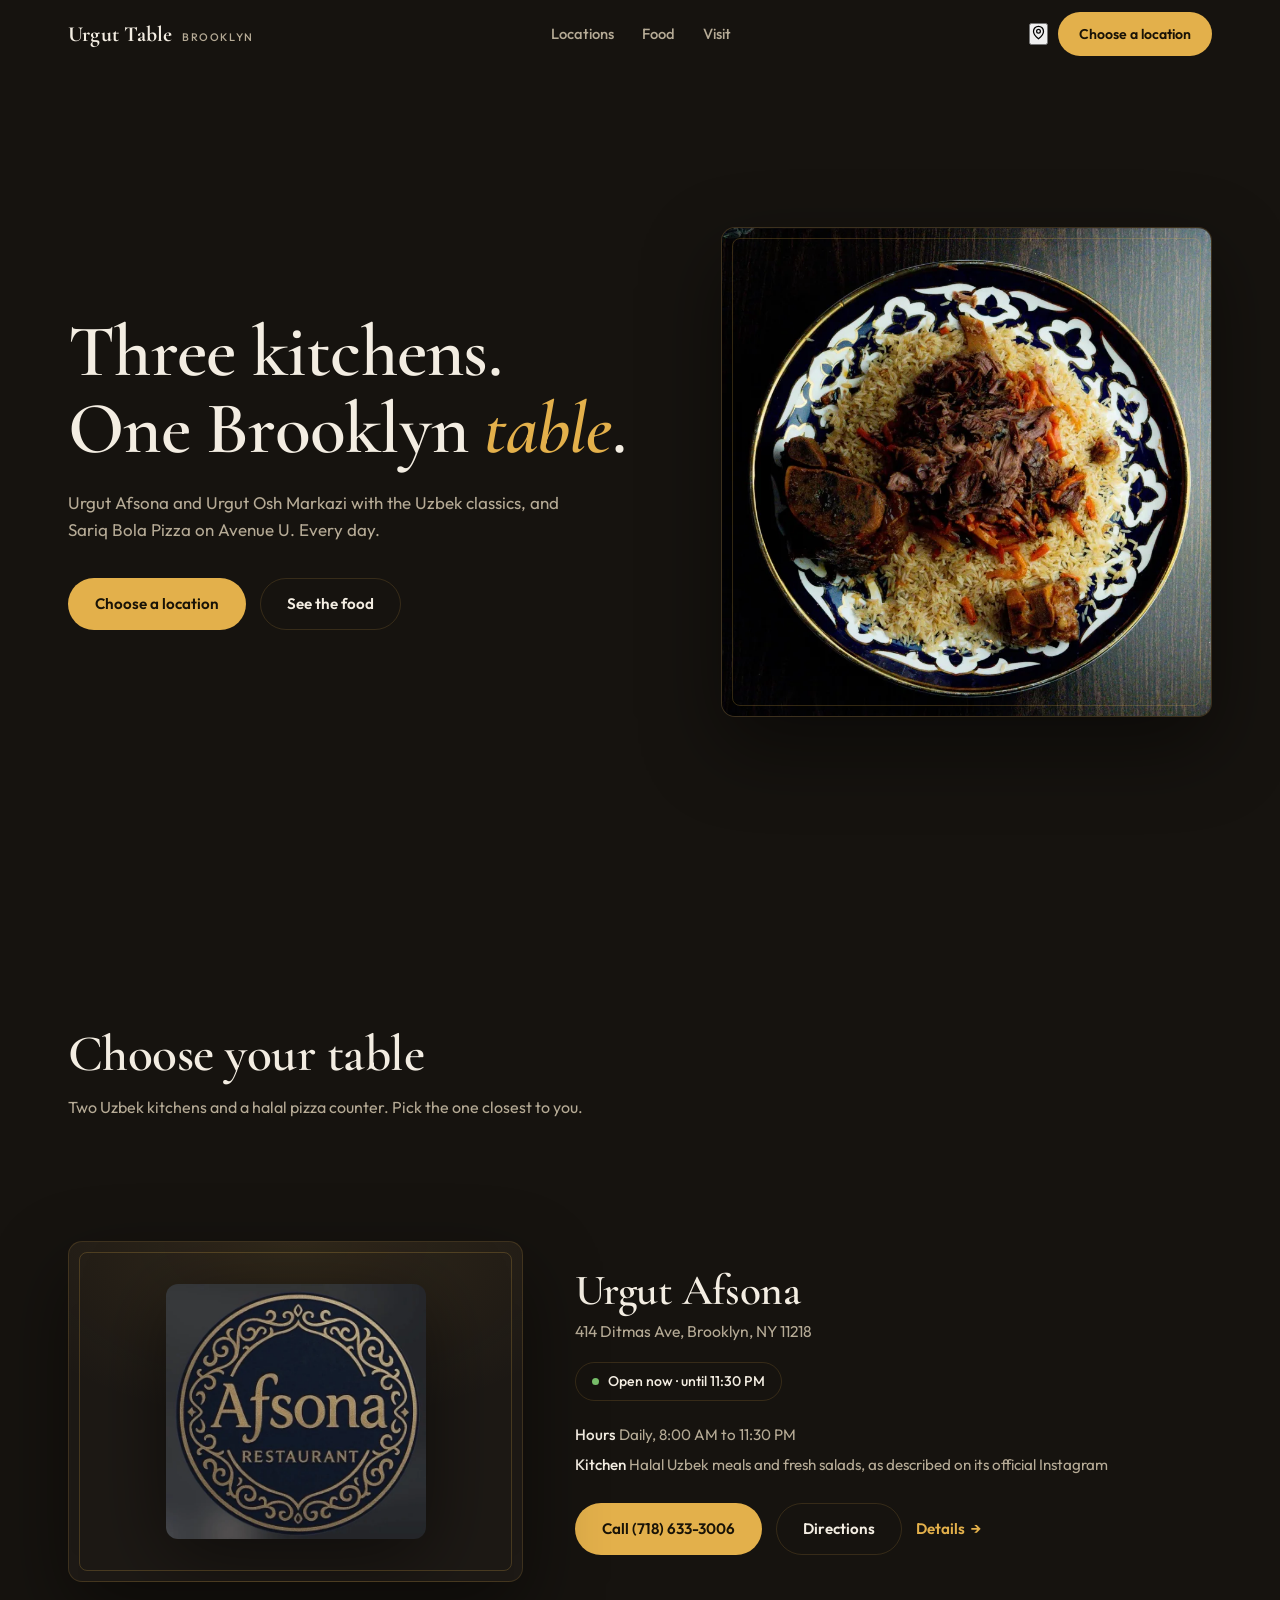
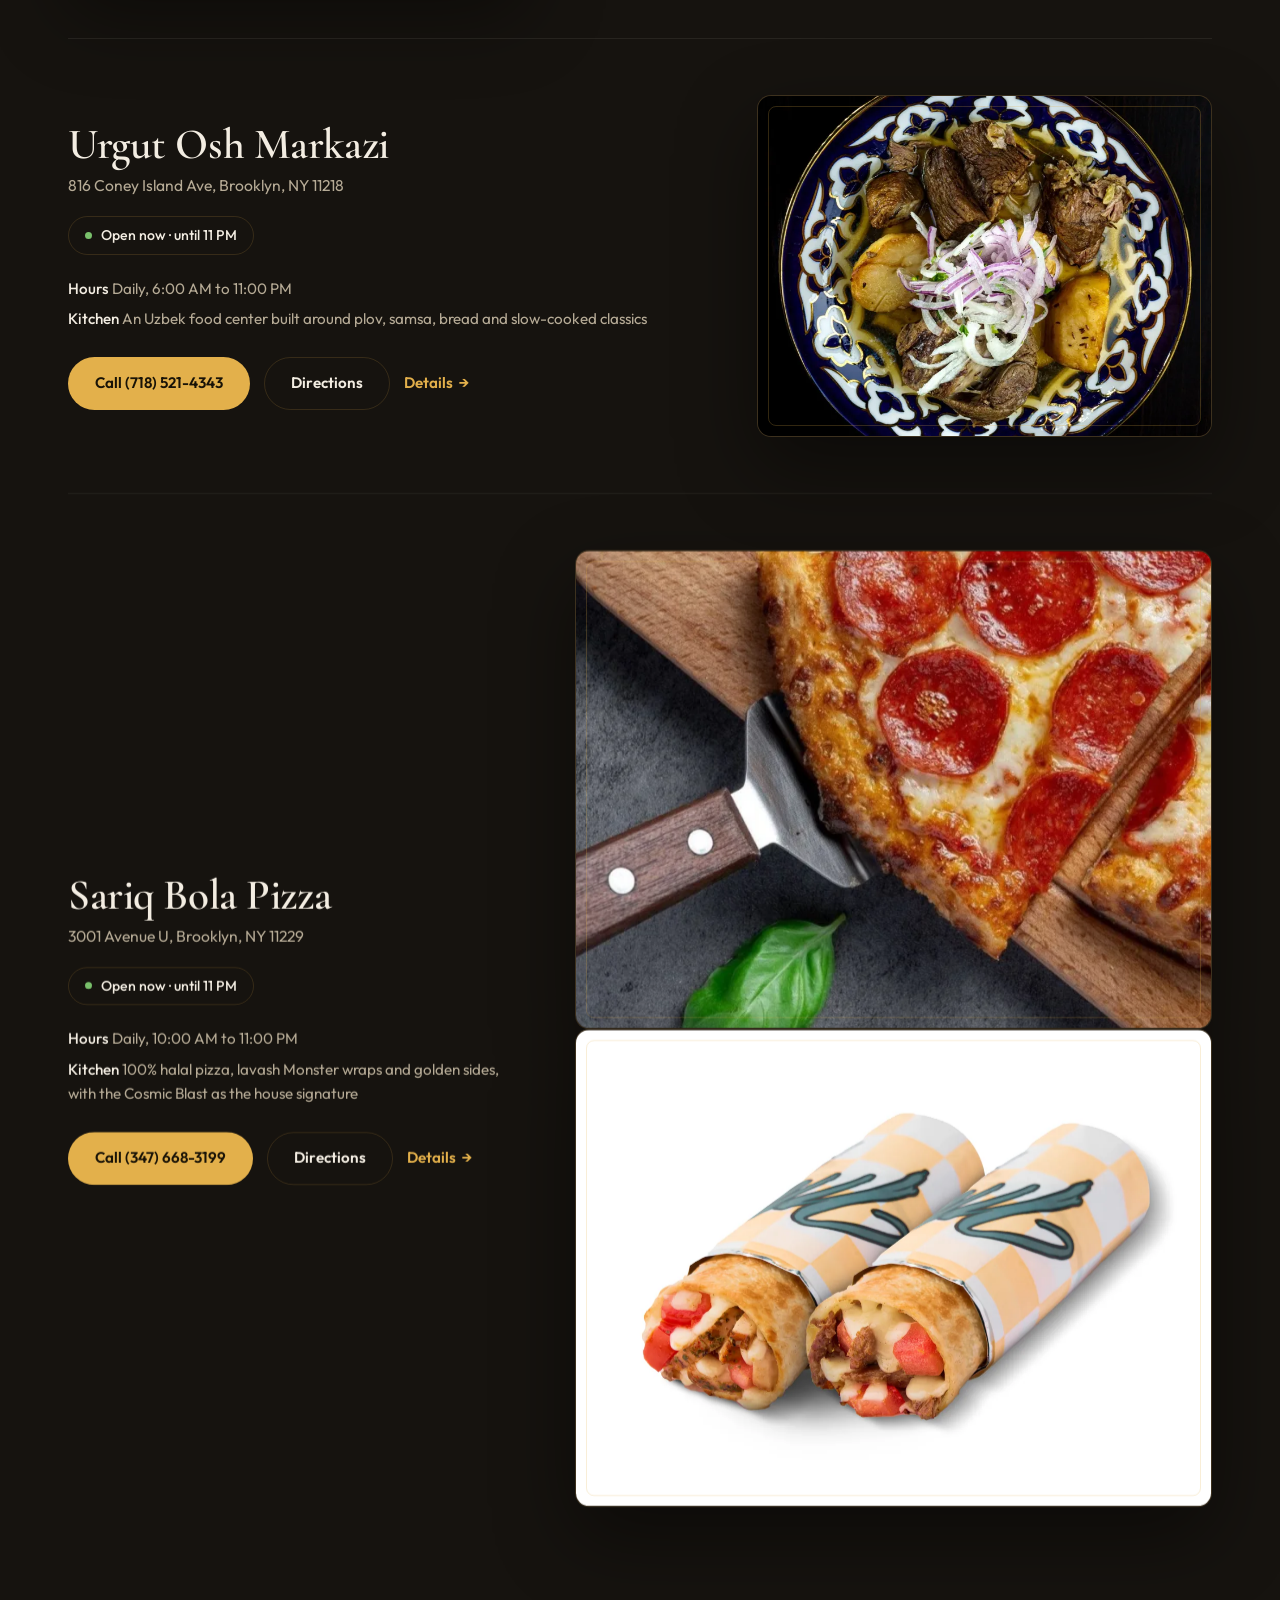
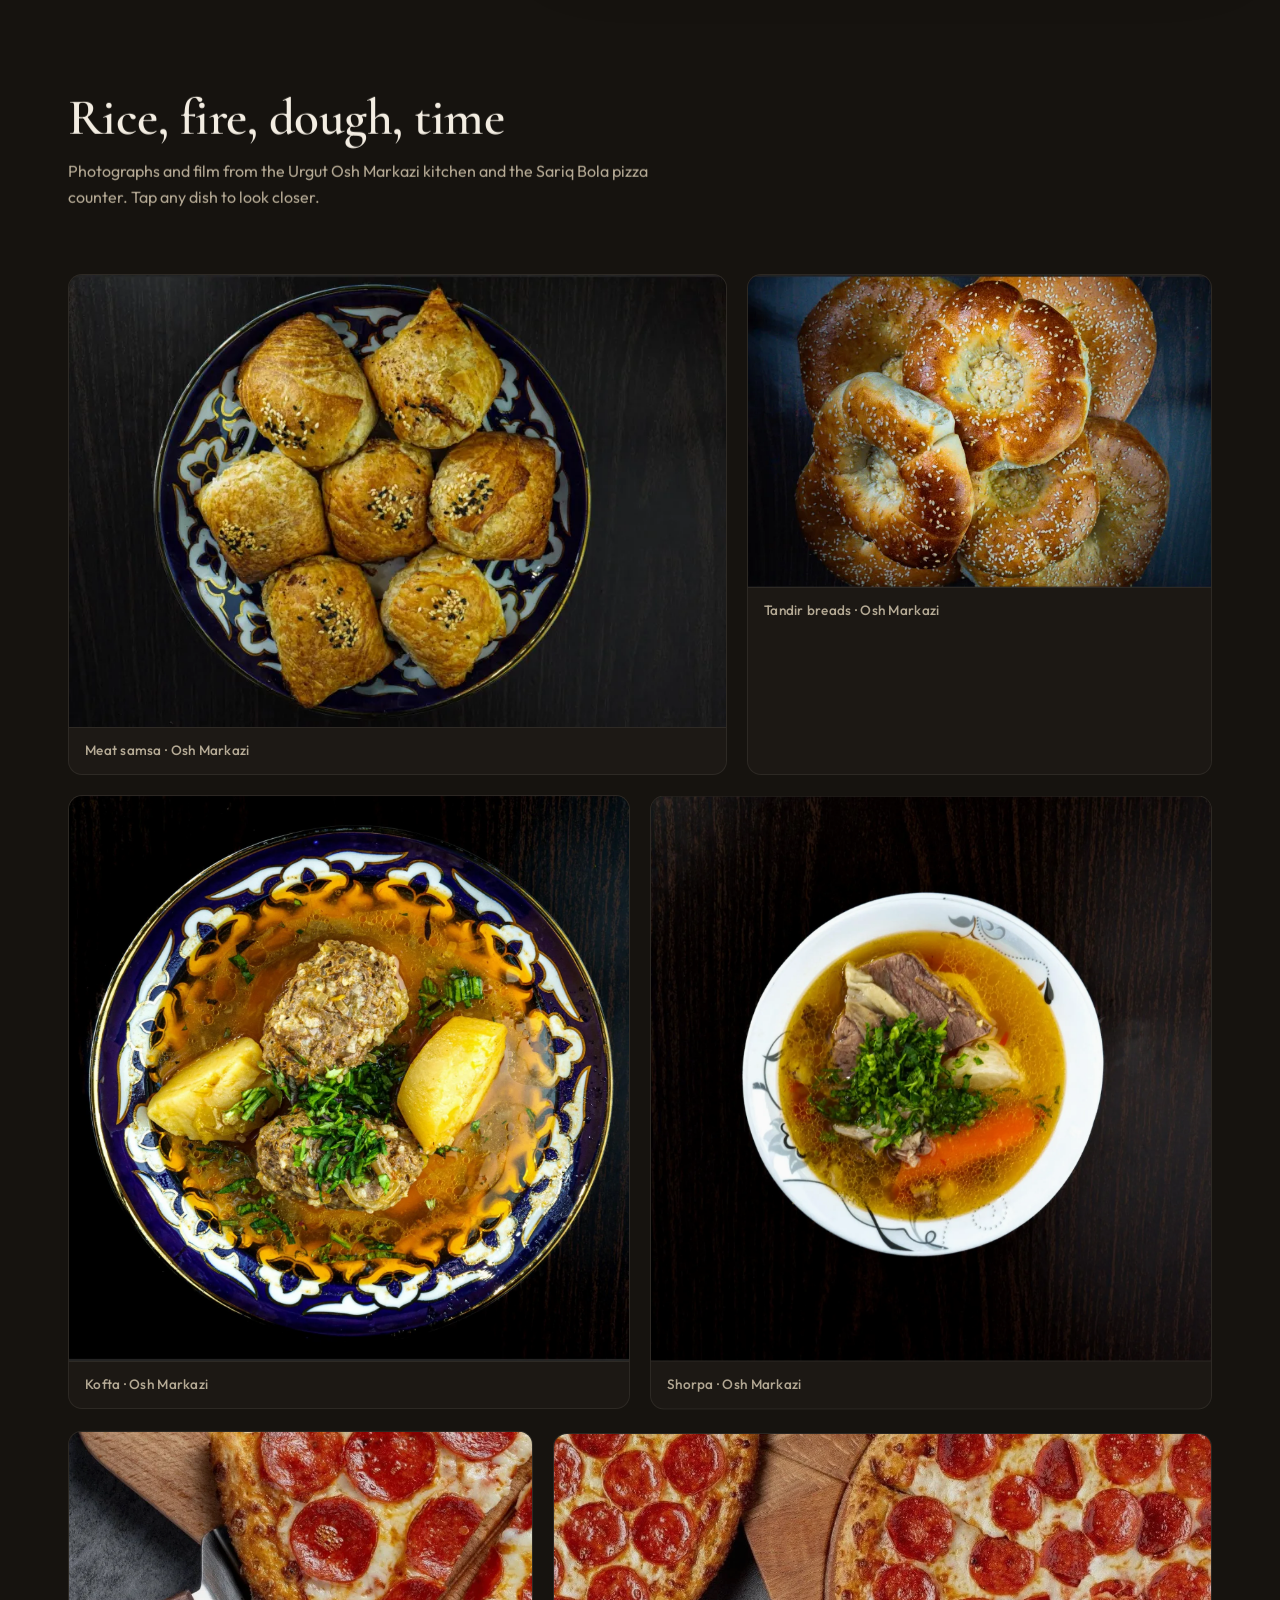
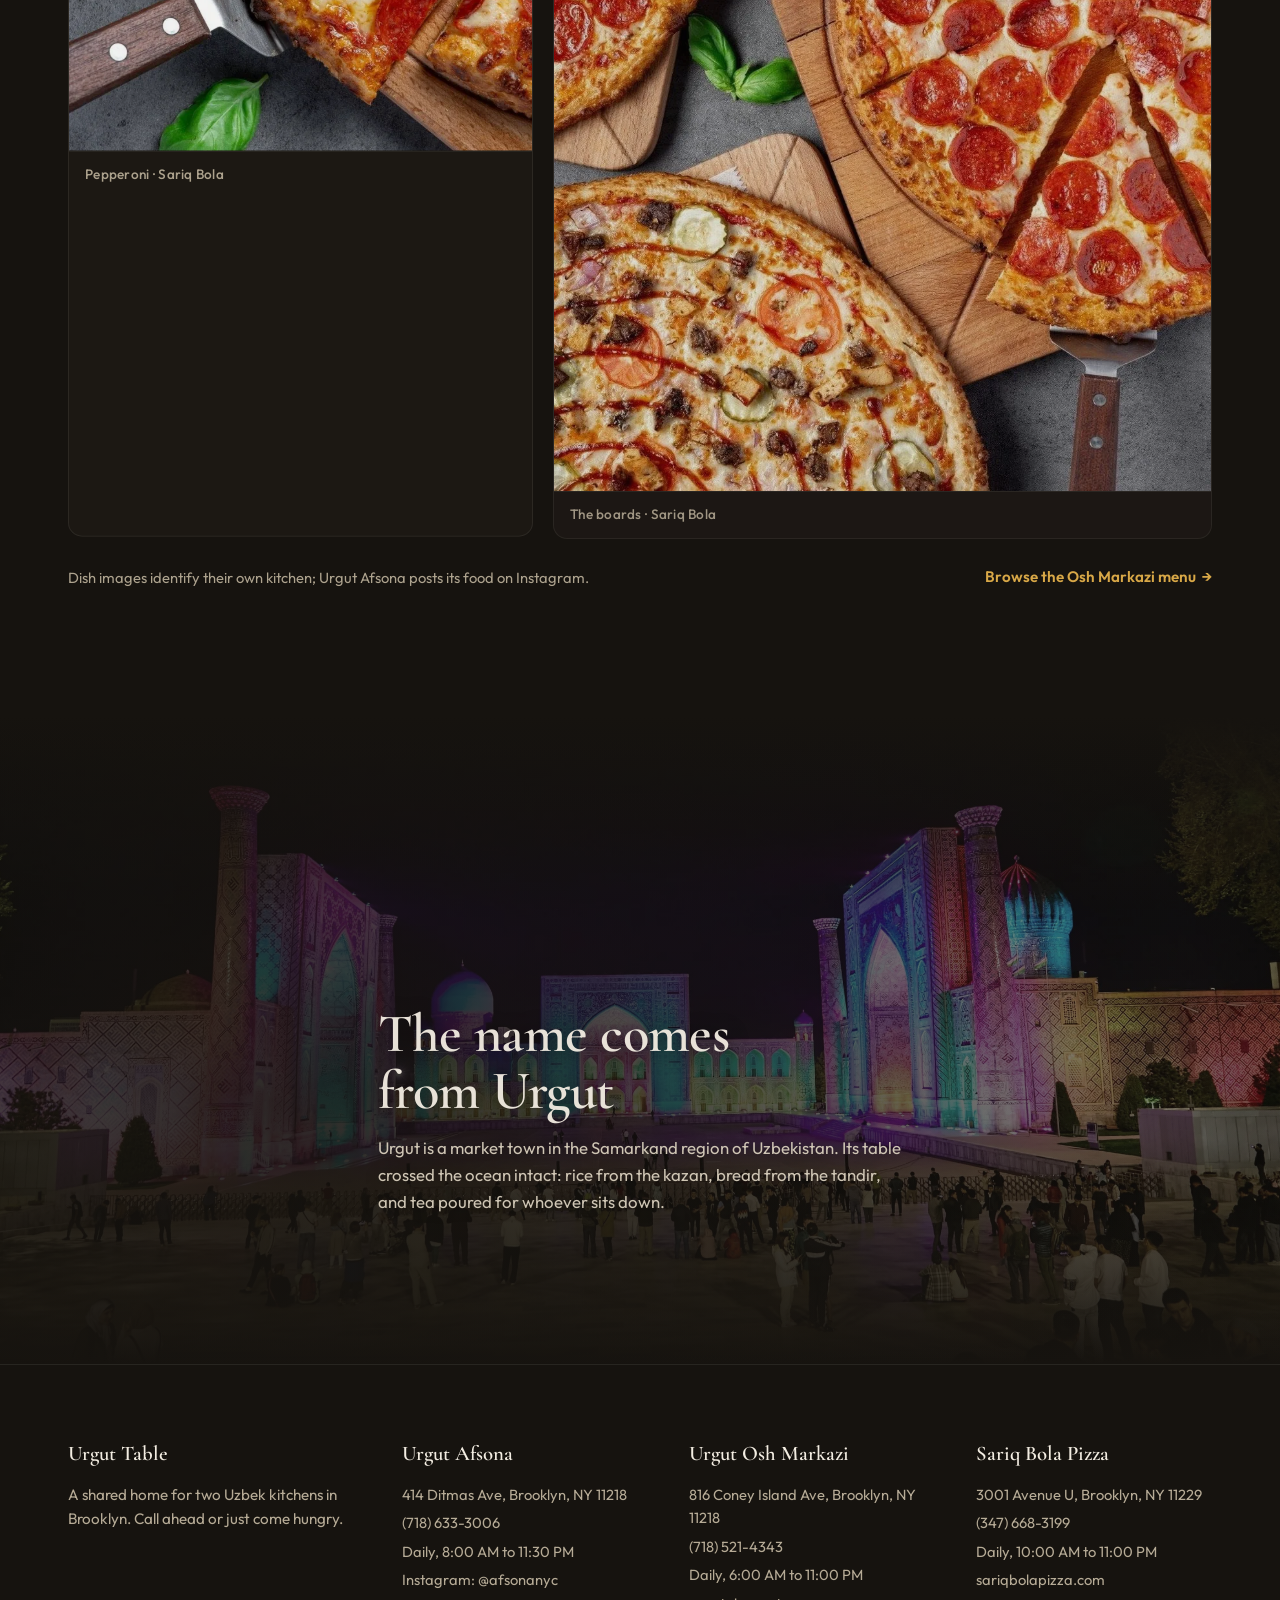
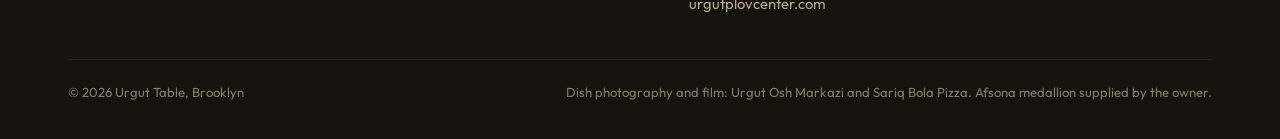
<file: index.html>
<!doctype html>
<html lang="en">
  <head>
    <meta charset="UTF-8" />
    <meta name="viewport" content="width=device-width, initial-scale=1, viewport-fit=cover" />
    <meta name="theme-color" content="#16130f" />
    <title>URGUT TABLE | Urgut Afsona, Urgut Osh Markazi + Sariq Bola Pizza in Brooklyn</title>
    <meta name="description" content="A shared home for Urgut Afsona, Urgut Osh Markazi and Sariq Bola Pizza in Brooklyn. Real plov, samsa, tandir bread and halal pizza. Choose your location for calls, directions and menus." />
    <meta name="robots" content="index, follow" />
    <meta property="og:type" content="website" />
    <meta property="og:title" content="URGUT TABLE · Three kitchens in Brooklyn" />
    <meta property="og:description" content="Urgut Afsona, Urgut Osh Markazi and Sariq Bola Pizza. Plov, samsa, tandir bread and halal pies, every day." />
    <meta property="og:url" content="https://urguteats.com/" />
    <meta property="og:image" content="https://urguteats.com/media/plov-1600.webp" />
    <meta name="twitter:card" content="summary_large_image" />
    <link rel="canonical" href="https://urguteats.com/" />
    <link rel="icon" href="/favicon.svg" type="image/svg+xml" />
    <link rel="preconnect" href="https://fonts.googleapis.com" />
    <link rel="preconnect" href="https://fonts.gstatic.com" crossorigin />
    <link href="https://fonts.googleapis.com/css2?family=Cormorant+Garamond:ital,wght@0,600;0,700;1,600&family=Outfit:wght@400;500;600&display=swap" rel="stylesheet" />
    <link rel="preload" as="image" href="/media/plov-800.webp" />
    <link rel="stylesheet" href="/assets/site.css" />
    <script src="https://inkindscript.com/inkind.js" async></script>
    <script type="application/ld+json">
    [
      {
        "@context": "https://schema.org",
        "@type": "Restaurant",
        "name": "Urgut Afsona",
        "servesCuisine": "Uzbek",
        "telephone": "+1-718-633-3006",
        "url": "https://urguteats.com/locations/afsona/",
        "sameAs": ["https://www.instagram.com/afsonanyc/"],
        "address": {
          "@type": "PostalAddress",
          "streetAddress": "414 Ditmas Ave",
          "addressLocality": "Brooklyn",
          "addressRegion": "NY",
          "postalCode": "11218",
          "addressCountry": "US"
        },
        "openingHoursSpecification": [{
          "@type": "OpeningHoursSpecification",
          "dayOfWeek": ["Monday","Tuesday","Wednesday","Thursday","Friday","Saturday","Sunday"],
          "opens": "08:00",
          "closes": "23:30"
        }]
      },
      {
        "@context": "https://schema.org",
        "@type": "Restaurant",
        "name": "Urgut Osh Markazi",
        "servesCuisine": "Uzbek",
        "telephone": "+1-718-521-4343",
        "url": "https://urguteats.com/locations/osh-markazi/",
        "sameAs": ["https://urgutplovcenter.com/"],
        "address": {
          "@type": "PostalAddress",
          "streetAddress": "816 Coney Island Ave",
          "addressLocality": "Brooklyn",
          "addressRegion": "NY",
          "postalCode": "11218",
          "addressCountry": "US"
        },
        "openingHoursSpecification": [{
          "@type": "OpeningHoursSpecification",
          "dayOfWeek": ["Monday","Tuesday","Wednesday","Thursday","Friday","Saturday","Sunday"],
          "opens": "06:00",
          "closes": "23:00"
        }]
      },
      {
        "@context": "https://schema.org",
        "@type": "Restaurant",
        "name": "Sariq Bola Pizza",
        "servesCuisine": "Pizza",
        "telephone": "+1-347-668-3199",
        "url": "https://urguteats.com/locations/sariq-bola/",
        "sameAs": ["https://sariqbolapizza.com/en-US/"],
        "address": {
          "@type": "PostalAddress",
          "streetAddress": "3001 Avenue U",
          "addressLocality": "Brooklyn",
          "addressRegion": "NY",
          "postalCode": "11229",
          "addressCountry": "US"
        },
        "openingHoursSpecification": [{
          "@type": "OpeningHoursSpecification",
          "dayOfWeek": ["Monday","Tuesday","Wednesday","Thursday","Friday","Saturday","Sunday"],
          "opens": "10:00",
          "closes": "23:00"
        }]
      }
    ]
    </script>
  </head>
  <body>
    <div class="gate" id="gate" role="dialog" aria-modal="true" aria-labelledby="gateTitle" hidden>
      <div class="gate__inner">
        <p class="gate__kicker">Urgut Table · Brooklyn</p>
        <h2 class="gate__title" id="gateTitle">Where are you eating today?</h2>
        <p class="gate__sub">Three kitchens, three corners of Brooklyn. Pick yours and the site follows.</p>
        <div class="gate__choices">
          <button type="button" class="gate-card" data-loc="afsona">
            <span class="gate-card__media gate-card__media--mark" aria-hidden="true">
              <img src="/media/afsona-mark.webp" alt="" width="600" height="588" loading="lazy" />
            </span>
            <span class="gate-card__body">
              <span class="gate-card__name">Urgut Afsona</span>
              <span class="gate-card__street">414 Ditmas Ave · Uzbek table</span>
              <span class="status" data-open="480" data-close="1410" data-until="11:30 PM" data-from="8 AM"><i aria-hidden="true"></i><span>Daily, 8 AM to 11:30 PM</span></span>
            </span>
            <span class="gate-card__line" aria-hidden="true"></span>
          </button>
          <button type="button" class="gate-card" data-loc="osh-markazi">
            <span class="gate-card__media" aria-hidden="true">
              <img src="/media/kazan-800.webp" alt="" width="800" height="803" loading="lazy" />
            </span>
            <span class="gate-card__body">
              <span class="gate-card__name">Urgut Osh Markazi</span>
              <span class="gate-card__street">816 Coney Island Ave · plov center</span>
              <span class="status" data-open="360" data-close="1380" data-until="11 PM" data-from="6 AM"><i aria-hidden="true"></i><span>Daily, 6 AM to 11 PM</span></span>
            </span>
            <span class="gate-card__line" aria-hidden="true"></span>
          </button>
          <button type="button" class="gate-card" data-loc="sariq-bola">
            <span class="gate-card__media" aria-hidden="true">
              <img src="/media/sariq-pizza-800.webp" alt="" width="800" height="552" loading="lazy" />
            </span>
            <span class="gate-card__body">
              <span class="gate-card__name">Sariq Bola Pizza</span>
              <span class="gate-card__street">3001 Avenue U · halal pizza</span>
              <span class="status" data-open="600" data-close="1380" data-until="11 PM" data-from="10 AM"><i aria-hidden="true"></i><span>Daily, 10 AM to 11 PM</span></span>
            </span>
            <span class="gate-card__line" aria-hidden="true"></span>
          </button>
        </div>
        <button type="button" class="gate__skip">Just browsing<span aria-hidden="true"> &rarr;</span></button>
      </div>
    </div>

    <header class="site-head">
      <div class="shell site-head__row">
        <a class="brand" href="/">Urgut Table <small>Brooklyn</small></a>
        <nav aria-label="Site">
          <a href="#locations">Locations</a>
          <a href="#food">Food</a>
          <a href="#visit">Visit</a>
        </nav>
        <div style="display: flex; align-items: center; gap: 10px;">
          <button type="button" class="head-chip" id="headChip" data-open-gate aria-label="Change your location">
            <svg viewBox="0 0 24 24" width="15" height="15" fill="none" stroke="currentColor" stroke-width="2" stroke-linecap="round" stroke-linejoin="round" aria-hidden="true"><path d="M20 10c0 6-8 12-8 12s-8-6-8-12a8 8 0 0 1 16 0Z"/><circle cx="12" cy="10" r="3"/></svg>
            <span></span>
          </button>
          <a class="btn btn--gold btn--small" id="headCta" href="#locations" data-open-gate>Choose a location</a>
        </div>
      </div>
    </header>

    <main>
      <section class="hero">
        <div class="shell hero__grid">
          <div data-hero-copy>
            <h1>Three kitchens.<br />One Brooklyn <em>table</em>.</h1>
            <p class="hero__sub">
              Urgut Afsona and Urgut Osh Markazi with the Uzbek classics, and
              Sariq Bola Pizza on Avenue U. Every day.
            </p>
            <div class="hero__cta">
              <a class="btn btn--gold" href="#locations" data-open-gate>Choose a location</a>
              <a class="btn btn--line" href="#food">See the food</a>
            </div>
          </div>
          <div class="frame" data-hero-frame>
            <video
              data-ambient
              autoplay
              muted
              loop
              playsinline
              preload="metadata"
              poster="/media/plov-800.webp"
              width="768" height="768"
              aria-label="Plov with braised beef, steaming in its plate, filmed from a photograph by Urgut Osh Markazi">
              <source src="/media/loop-plov.mp4" type="video/mp4" />
            </video>
          </div>
        </div>
      </section>

      <section class="section" id="locations">
        <div class="shell">
          <div class="section__head" data-reveal>
            <h2>Choose your table</h2>
            <p>Two Uzbek kitchens and a halal pizza counter. Pick the one closest to you.</p>
          </div>

          <article class="loc-row" id="loc-afsona" data-reveal>
            <div class="loc-row__media">
              <div class="frame frame--mark">
                <img src="/media/afsona-mark.webp" alt="Urgut Afsona gold medallion mark, supplied by the owner" width="600" height="588" loading="lazy" />
              </div>
            </div>
            <div>
              <h3>Urgut Afsona</h3>
              <p class="loc-row__street">414 Ditmas Ave, Brooklyn, NY 11218</p>
              <p class="status" data-open="480" data-close="1410" data-until="11:30 PM" data-from="8 AM"><i aria-hidden="true"></i><span>Daily · 8 AM to 11:30 PM</span></p>
              <div class="loc-row__facts">
                <p><strong>Hours</strong> Daily, 8:00 AM to 11:30 PM</p>
                <p><strong>Kitchen</strong> Halal Uzbek meals and fresh salads, as described on its official Instagram</p>
              </div>
              <div class="loc-row__actions">
                <a class="btn btn--gold" href="tel:+17186333006">Call (718) 633-3006</a>
                <a class="btn btn--line" href="https://www.google.com/maps/search/?api=1&amp;query=Urgut%20Afsona%2C%20414%20Ditmas%20Ave%2C%20Brooklyn%2C%20NY%2011218" target="_blank" rel="noopener">Directions</a>
                <a class="text-link" href="/locations/afsona/">Details<span aria-hidden="true">&rarr;</span></a>
              </div>
            </div>
          </article>

          <article class="loc-row loc-row--flip" id="loc-osh-markazi" data-reveal>
            <div>
              <h3>Urgut Osh Markazi</h3>
              <p class="loc-row__street">816 Coney Island Ave, Brooklyn, NY 11218</p>
              <p class="status" data-open="360" data-close="1380" data-until="11 PM" data-from="6 AM"><i aria-hidden="true"></i><span>Daily · 6 AM to 11 PM</span></p>
              <div class="loc-row__facts">
                <p><strong>Hours</strong> Daily, 6:00 AM to 11:00 PM</p>
                <p><strong>Kitchen</strong> An Uzbek food center built around plov, samsa, bread and slow-cooked classics</p>
              </div>
              <div class="loc-row__actions">
                <a class="btn btn--gold" href="tel:+17185214343">Call (718) 521-4343</a>
                <a class="btn btn--line" href="https://www.google.com/maps/search/?api=1&amp;query=Urgut%20Osh%20Markazi%2C%20816%20Coney%20Island%20Ave%2C%20Brooklyn%2C%20NY%2011218" target="_blank" rel="noopener">Directions</a>
                <a class="text-link" href="/locations/osh-markazi/">Details<span aria-hidden="true">&rarr;</span></a>
              </div>
            </div>
            <div class="loc-row__media">
              <div class="frame">
                <video
                  data-ambient
                  autoplay
                  muted
                  loop
                  playsinline
                  preload="metadata"
                  poster="/media/kazan-800.webp"
                  width="768" height="768"
                  aria-label="Kazan kebab with golden potatoes and onions, steaming, filmed from a photograph by Urgut Osh Markazi">
                  <source src="/media/loop-kazan.mp4" type="video/mp4" />
                </video>
              </div>
            </div>
          </article>

          <article class="loc-row loc-row--wide" id="loc-sariq-bola" data-reveal>
            <div>
              <h3>Sariq Bola Pizza</h3>
              <p class="loc-row__street">3001 Avenue U, Brooklyn, NY 11229</p>
              <p class="status" data-open="600" data-close="1380" data-until="11 PM" data-from="10 AM"><i aria-hidden="true"></i><span>Daily · 10 AM to 11 PM</span></p>
              <div class="loc-row__facts">
                <p><strong>Hours</strong> Daily, 10:00 AM to 11:00 PM</p>
                <p><strong>Kitchen</strong> 100% halal pizza, lavash Monster wraps and golden sides, with the Cosmic Blast as the house signature</p>
              </div>
              <div class="loc-row__actions">
                <a class="btn btn--gold" href="tel:+13476683199">Call (347) 668-3199</a>
                <a class="btn btn--line" href="https://www.google.com/maps/search/?api=1&amp;query=Sariq%20Bola%20Pizza%2C%203001%20Avenue%20U%2C%20Brooklyn%2C%20NY%2011229" target="_blank" rel="noopener">Directions</a>
                <a class="text-link" href="/locations/sariq-bola/">Details<span aria-hidden="true">&rarr;</span></a>
              </div>
            </div>
            <div class="loc-row__media media-duo">
              <div class="frame">
                <video
                  data-ambient
                  autoplay
                  muted
                  loop
                  playsinline
                  preload="metadata"
                  poster="/media/sariq-pizza-800.webp"
                  width="1114" height="768"
                  aria-label="Pepperoni pizza on a wooden board, steaming, filmed from a photograph by Sariq Bola Pizza">
                  <source src="/media/loop-pizza.mp4" type="video/mp4" />
                </video>
              </div>
              <div class="frame frame--tile">
                <img src="/media/sariq-wraps-1344.webp" alt="Two Monster lavash wraps in checkered paper from Sariq Bola Pizza" width="1344" height="926" loading="lazy" />
              </div>
            </div>
          </article>
        </div>
      </section>

      <section class="section" id="food" style="padding-top: 0;">
        <div class="shell">
          <div class="section__head" data-reveal>
            <h2>Rice, fire, dough, time</h2>
            <p>Photographs and film from the Urgut Osh Markazi kitchen and the Sariq Bola pizza counter. Tap any dish to look closer.</p>
          </div>
          <div class="bento" data-reveal-group>
            <figure class="bento__cell bento__cell--w7">
              <div class="bento__media">
                <video
                  data-ambient
                  autoplay
                  muted
                  loop
                  playsinline
                  preload="metadata"
                  poster="/media/samsa-800.webp"
                  width="2242" height="1542"
                  aria-label="Golden meat samsa pastries, steaming, filmed from a photograph by Urgut Osh Markazi">
                  <source src="/media/loop-samsa.mp4" type="video/mp4" />
                </video>
              </div>
              <figcaption>Meat samsa · Osh Markazi</figcaption>
            </figure>
            <figure class="bento__cell bento__cell--w5">
              <div class="bento__media">
                <video
                  data-ambient
                  autoplay
                  muted
                  loop
                  playsinline
                  preload="metadata"
                  poster="/media/bread-800.webp"
                  width="1140" height="768"
                  aria-label="Freshly baked tandir breads, steaming, filmed from a photograph by Urgut Osh Markazi">
                  <source src="/media/loop-bread.mp4" type="video/mp4" />
                </video>
              </div>
              <figcaption>Tandir breads · Osh Markazi</figcaption>
            </figure>
            <figure class="bento__cell bento__cell--w6">
              <div class="bento__media">
                <img src="/media/kofte-1600.webp" alt="Kofta with herbs from Urgut Osh Markazi" width="1600" height="1613" loading="lazy" />
              </div>
              <figcaption>Kofta · Osh Markazi</figcaption>
            </figure>
            <figure class="bento__cell bento__cell--w6">
              <div class="bento__media">
                <img src="/media/shorba-1600.webp" alt="Shorpa soup with lamb and vegetables from Urgut Osh Markazi" width="1600" height="1611" loading="lazy" />
              </div>
              <figcaption>Shorpa · Osh Markazi</figcaption>
            </figure>
            <figure class="bento__cell bento__cell--w5">
              <div class="bento__media">
                <video
                  data-ambient
                  autoplay
                  muted
                  loop
                  playsinline
                  preload="metadata"
                  poster="/media/sariq-pizza-800.webp"
                  width="1114" height="768"
                  aria-label="Pepperoni pizza on a wooden board, steaming, filmed from a photograph by Sariq Bola Pizza">
                  <source src="/media/loop-pizza.mp4" type="video/mp4" />
                </video>
              </div>
              <figcaption>Pepperoni · Sariq Bola</figcaption>
            </figure>
            <figure class="bento__cell bento__cell--w7">
              <div class="bento__media">
                <img src="/media/sariq-pizzas-1000.webp" alt="Three pizzas on wooden boards from Sariq Bola Pizza" width="1017" height="1018" loading="lazy" />
              </div>
              <figcaption>The boards · Sariq Bola</figcaption>
            </figure>
          </div>
          <div class="food__note" data-reveal>
            <p>Dish images identify their own kitchen; Urgut Afsona posts its food on Instagram.</p>
            <a class="text-link" href="https://urgutplovcenter.com/menu" target="_blank" rel="noopener">Browse the Osh Markazi menu<span aria-hidden="true">&rarr;</span></a>
          </div>
        </div>
      </section>

      <section class="heritage" id="heritage">
        <div class="heritage__bg" aria-hidden="true">
          <img src="/media/registan-2400.webp" srcset="/media/registan-1200.webp 1200w, /media/registan-2400.webp 2400w" sizes="100vw" alt="" width="2400" height="1600" loading="lazy" />
        </div>
        <div class="shell heritage__copy" data-reveal>
          <h2>The name comes from Urgut</h2>
          <p>
            Urgut is a market town in the Samarkand region of Uzbekistan. Its table
            crossed the ocean intact: rice from the kazan, bread from the tandir,
            and tea poured for whoever sits down.
          </p>
        </div>
      </section>
    </main>

    <footer class="site-foot" id="visit">
      <div class="shell">
        <div class="site-foot__grid">
          <div>
            <h4>Urgut Table</h4>
            <p class="site-foot__brandline">A shared home for two Uzbek kitchens in Brooklyn. Call ahead or just come hungry.</p>
          </div>
          <div>
            <h4>Urgut Afsona</h4>
            <address>
              <a href="https://www.google.com/maps/search/?api=1&amp;query=Urgut%20Afsona%2C%20414%20Ditmas%20Ave%2C%20Brooklyn%2C%20NY%2011218" target="_blank" rel="noopener">414 Ditmas Ave, Brooklyn, NY 11218</a>
              <a href="tel:+17186333006">(718) 633-3006</a>
              <span>Daily, 8:00 AM to 11:30 PM</span>
              <a href="https://www.instagram.com/afsonanyc/" target="_blank" rel="noopener">Instagram: @afsonanyc</a>
            </address>
          </div>
          <div>
            <h4>Urgut Osh Markazi</h4>
            <address>
              <a href="https://www.google.com/maps/search/?api=1&amp;query=Urgut%20Osh%20Markazi%2C%20816%20Coney%20Island%20Ave%2C%20Brooklyn%2C%20NY%2011218" target="_blank" rel="noopener">816 Coney Island Ave, Brooklyn, NY 11218</a>
              <a href="tel:+17185214343">(718) 521-4343</a>
              <span>Daily, 6:00 AM to 11:00 PM</span>
              <a href="https://urgutplovcenter.com/menu" target="_blank" rel="noopener">urgutplovcenter.com</a>
            </address>
          </div>
          <div>
            <h4>Sariq Bola Pizza</h4>
            <address>
              <a href="https://www.google.com/maps/search/?api=1&amp;query=Sariq%20Bola%20Pizza%2C%203001%20Avenue%20U%2C%20Brooklyn%2C%20NY%2011229" target="_blank" rel="noopener">3001 Avenue U, Brooklyn, NY 11229</a>
              <a href="tel:+13476683199">(347) 668-3199</a>
              <span>Daily, 10:00 AM to 11:00 PM</span>
              <a href="https://sariqbolapizza.com/en-US/" target="_blank" rel="noopener">sariqbolapizza.com</a>
            </address>
          </div>
        </div>
        <div class="site-foot__meta">
          <p>&copy; 2026 Urgut Table, Brooklyn</p>
          <p>Dish photography and film: Urgut Osh Markazi and Sariq Bola Pizza. Afsona medallion supplied by the owner.</p>
        </div>
      </div>
    </footer>

    <div class="lightbox" id="lightbox" role="dialog" aria-modal="true" aria-label="Dish viewer" hidden>
      <figure>
        <div class="lightbox__media"></div>
        <figcaption></figcaption>
      </figure>
      <button type="button" class="lightbox__btn lightbox__btn--prev" aria-label="Previous dish">
        <svg viewBox="0 0 24 24" width="18" height="18" fill="none" stroke="currentColor" stroke-width="2.4" stroke-linecap="round" stroke-linejoin="round" aria-hidden="true"><path d="m15 18-6-6 6-6"/></svg>
      </button>
      <button type="button" class="lightbox__btn lightbox__btn--next" aria-label="Next dish">
        <svg viewBox="0 0 24 24" width="18" height="18" fill="none" stroke="currentColor" stroke-width="2.4" stroke-linecap="round" stroke-linejoin="round" aria-hidden="true"><path d="m9 6 6 6-6 6"/></svg>
      </button>
      <button type="button" class="lightbox__btn lightbox__btn--close" aria-label="Close viewer">
        <svg viewBox="0 0 24 24" width="18" height="18" fill="none" stroke="currentColor" stroke-width="2.4" stroke-linecap="round" aria-hidden="true"><path d="M6 6l12 12M18 6 6 18"/></svg>
      </button>
    </div>

    <script src="/assets/vendor/gsap.min.js" defer></script>
    <script src="/assets/vendor/ScrollTrigger.min.js" defer></script>
    <script src="/assets/site.js" defer></script>
  </body>
</html>
</file>
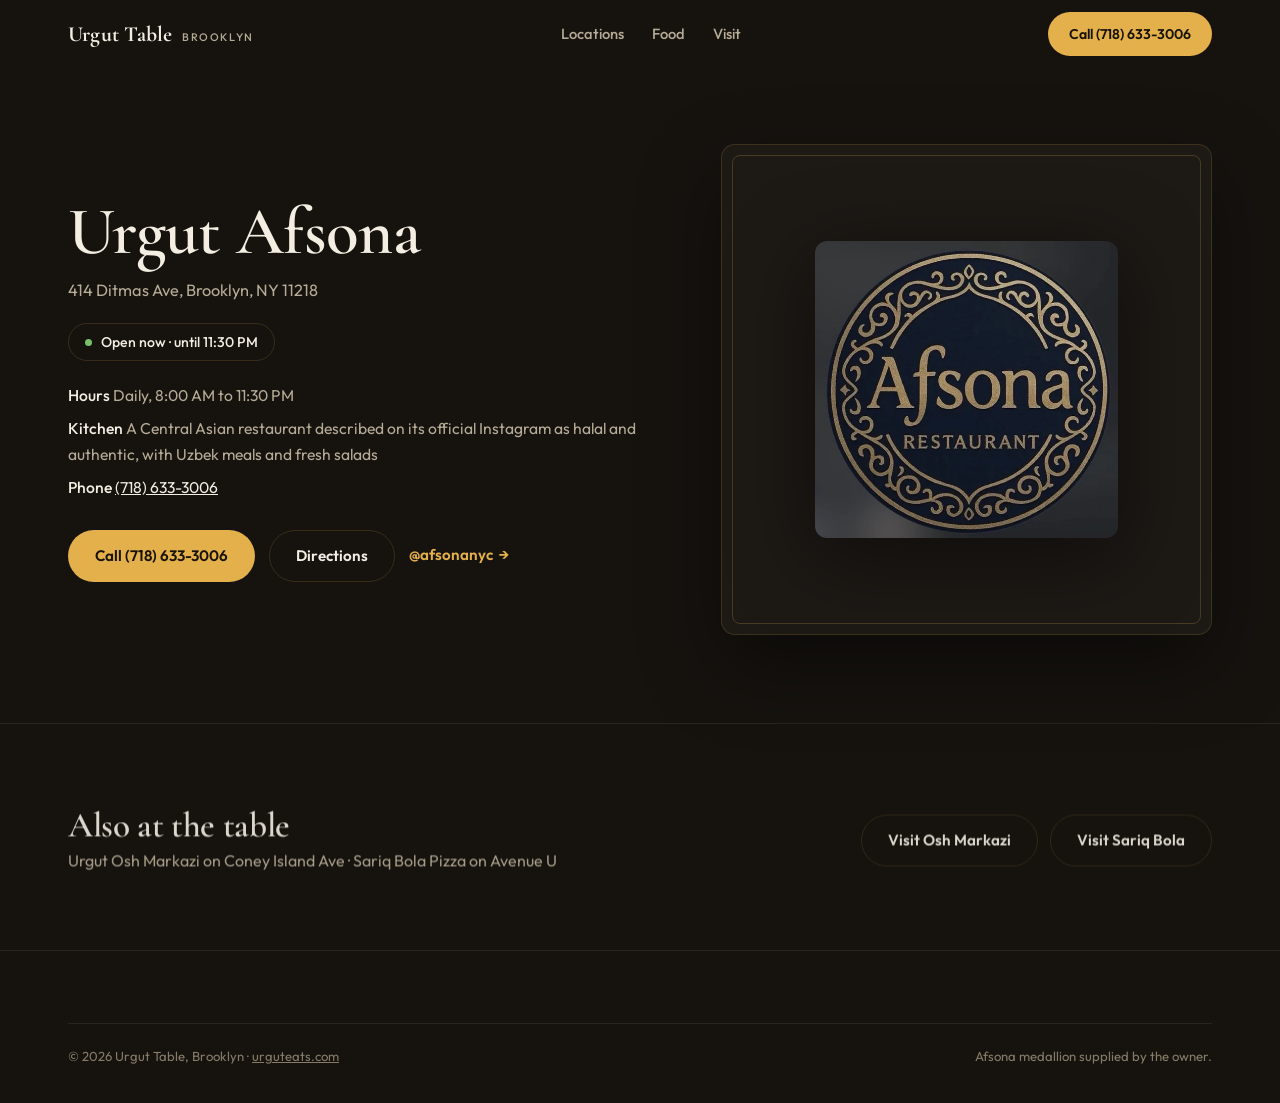
<file: locations/afsona/index.html>
<!doctype html>
<html lang="en">
  <head>
    <meta charset="UTF-8" />
    <meta name="viewport" content="width=device-width, initial-scale=1, viewport-fit=cover" />
    <meta name="theme-color" content="#16130f" />
    <title>Urgut Afsona | URGUT TABLE Brooklyn</title>
    <meta name="description" content="Urgut Afsona at 414 Ditmas Ave, Brooklyn. Halal Uzbek meals and fresh salads, daily 8 AM to 11:30 PM. Call, get directions or open the official Instagram." />
    <meta name="robots" content="index, follow" />
    <meta property="og:type" content="website" />
    <meta property="og:title" content="Urgut Afsona | URGUT TABLE Brooklyn" />
    <meta property="og:description" content="Halal Uzbek meals and fresh salads at 414 Ditmas Ave, Brooklyn. Daily 8 AM to 11:30 PM." />
    <meta property="og:url" content="https://urguteats.com/locations/afsona/" />
    <meta property="og:image" content="https://urguteats.com/media/afsona-mark.webp" />
    <meta name="twitter:card" content="summary_large_image" />
    <link rel="canonical" href="https://urguteats.com/locations/afsona/" />
    <link rel="icon" href="/favicon.svg" type="image/svg+xml" />
    <link rel="preconnect" href="https://fonts.googleapis.com" />
    <link rel="preconnect" href="https://fonts.gstatic.com" crossorigin />
    <link href="https://fonts.googleapis.com/css2?family=Cormorant+Garamond:ital,wght@0,600;0,700;1,600&family=Outfit:wght@400;500;600&display=swap" rel="stylesheet" />
    <link rel="stylesheet" href="/assets/site.css" />
    <script src="https://inkindscript.com/inkind.js" async></script>
    <script type="application/ld+json">
    {
      "@context": "https://schema.org",
      "@type": "Restaurant",
      "name": "Urgut Afsona",
      "servesCuisine": "Uzbek",
      "telephone": "+1-718-633-3006",
      "url": "https://urguteats.com/locations/afsona/",
      "sameAs": ["https://www.instagram.com/afsonanyc/"],
      "address": {
        "@type": "PostalAddress",
        "streetAddress": "414 Ditmas Ave",
        "addressLocality": "Brooklyn",
        "addressRegion": "NY",
        "postalCode": "11218",
        "addressCountry": "US"
      },
      "openingHoursSpecification": [{
        "@type": "OpeningHoursSpecification",
        "dayOfWeek": ["Monday","Tuesday","Wednesday","Thursday","Friday","Saturday","Sunday"],
        "opens": "08:00",
        "closes": "23:30"
      }]
    }
    </script>
  </head>
  <body>
    <header class="site-head">
      <div class="shell site-head__row">
        <a class="brand" href="/">Urgut Table <small>Brooklyn</small></a>
        <nav aria-label="Site">
          <a href="/#locations">Locations</a>
          <a href="/#food">Food</a>
          <a href="/#visit">Visit</a>
        </nav>
        <a class="btn btn--gold btn--small" href="tel:+17186333006">Call (718) 633-3006</a>
      </div>
    </header>

    <main>
      <section class="loc-hero">
        <div class="shell loc-hero__grid">
          <div data-hero-copy>
            <h1>Urgut Afsona</h1>
            <p class="loc-hero__street">414 Ditmas Ave, Brooklyn, NY 11218</p>
            <p class="status" data-open="480" data-close="1410" data-until="11:30 PM" data-from="8 AM"><i aria-hidden="true"></i><span>Daily · 8 AM to 11:30 PM</span></p>
            <div class="loc-hero__facts">
              <p><strong>Hours</strong> Daily, 8:00 AM to 11:30 PM</p>
              <p><strong>Kitchen</strong> A Central Asian restaurant described on its official Instagram as halal and authentic, with Uzbek meals and fresh salads</p>
              <p><strong>Phone</strong> <a href="tel:+17186333006">(718) 633-3006</a></p>
            </div>
            <div class="loc-row__actions">
              <a class="btn btn--gold" href="tel:+17186333006">Call (718) 633-3006</a>
              <a class="btn btn--line" href="https://www.google.com/maps/search/?api=1&amp;query=Urgut%20Afsona%2C%20414%20Ditmas%20Ave%2C%20Brooklyn%2C%20NY%2011218" target="_blank" rel="noopener">Directions</a>
              <a class="text-link" href="https://www.instagram.com/afsonanyc/" target="_blank" rel="noopener">@afsonanyc<span aria-hidden="true">&rarr;</span></a>
            </div>
          </div>
          <div class="frame frame--mark" data-hero-frame style="aspect-ratio: 1 / 1; display: grid; place-items: center;">
            <img src="/media/afsona-mark.webp" alt="Urgut Afsona gold medallion mark, supplied by the owner" width="600" height="588" style="width: min(62%, 320px); height: auto; object-fit: contain; aspect-ratio: auto; border-radius: 12px; filter: drop-shadow(0 18px 40px rgba(0,0,0,.5));" />
          </div>
        </div>
      </section>

      <section class="crossband">
        <div class="shell crossband__row" data-reveal>
          <div>
            <h2>Also at the table</h2>
            <p>Urgut Osh Markazi on Coney Island Ave · Sariq Bola Pizza on Avenue U</p>
          </div>
          <div style="display: flex; flex-wrap: wrap; gap: 12px;">
            <a class="btn btn--line" href="/locations/osh-markazi/">Visit Osh Markazi</a>
            <a class="btn btn--line" href="/locations/sariq-bola/">Visit Sariq Bola</a>
          </div>
        </div>
      </section>
    </main>

    <footer class="site-foot">
      <div class="shell">
        <div class="site-foot__meta">
          <p>&copy; 2026 Urgut Table, Brooklyn · <a href="/" style="color: inherit;">urguteats.com</a></p>
          <p>Afsona medallion supplied by the owner.</p>
        </div>
      </div>
    </footer>

    <script src="/assets/vendor/gsap.min.js" defer></script>
    <script src="/assets/vendor/ScrollTrigger.min.js" defer></script>
    <script src="/assets/site.js" defer></script>
  </body>
</html>
</file>
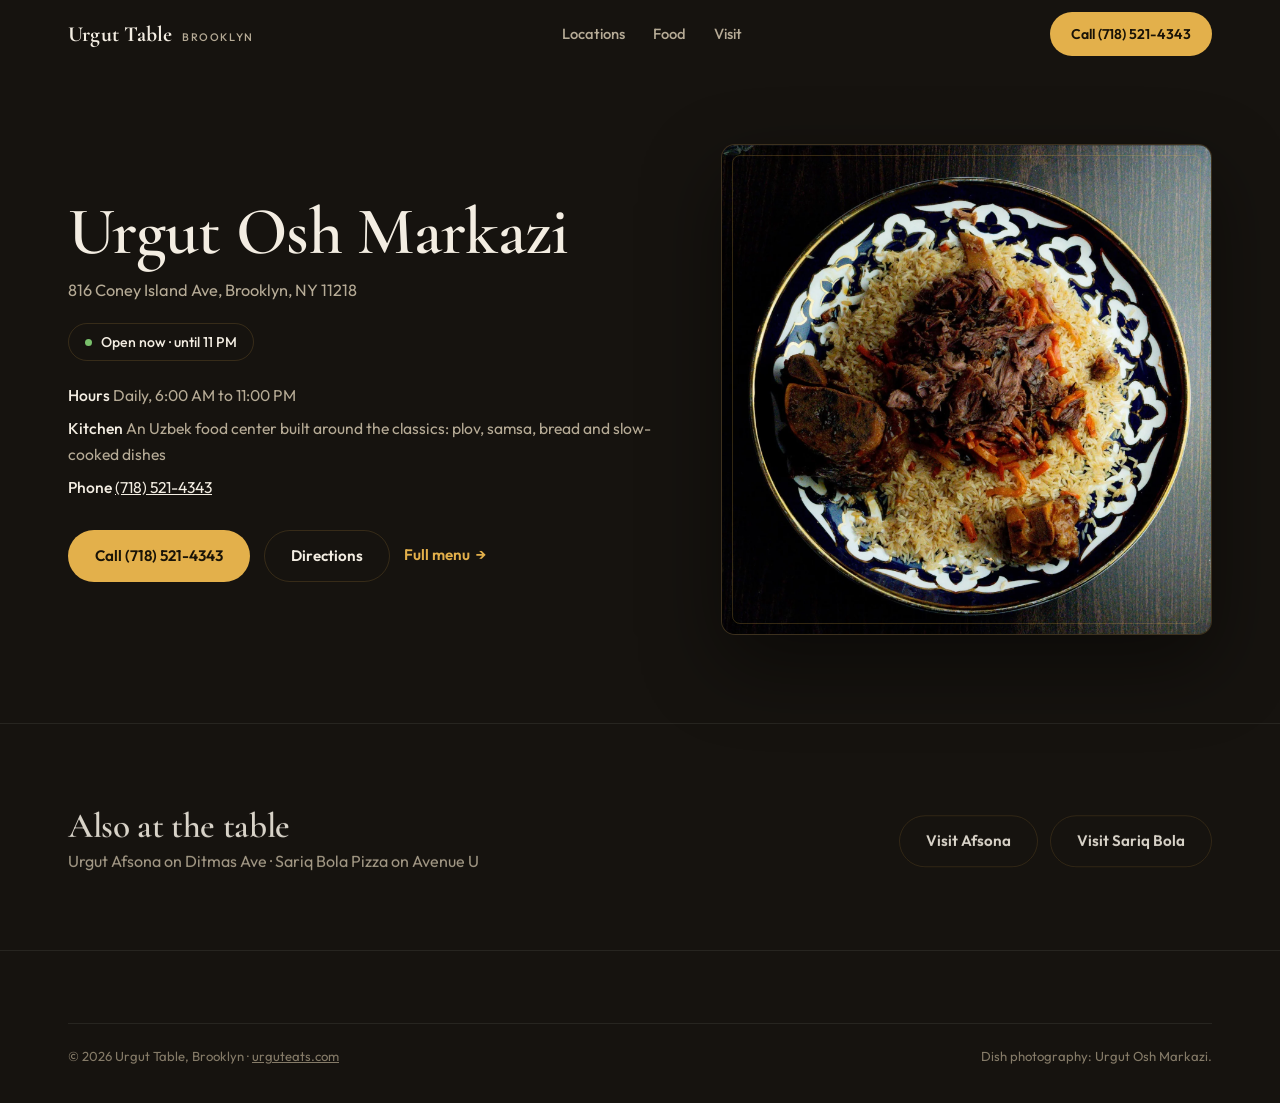
<file: locations/osh-markazi/index.html>
<!doctype html>
<html lang="en">
  <head>
    <meta charset="UTF-8" />
    <meta name="viewport" content="width=device-width, initial-scale=1, viewport-fit=cover" />
    <meta name="theme-color" content="#16130f" />
    <title>Urgut Osh Markazi | URGUT TABLE Brooklyn</title>
    <meta name="description" content="Urgut Osh Markazi at 816 Coney Island Ave, Brooklyn. Plov, samsa, bread and slow-cooked classics, daily 6 AM to 11 PM. Call, get directions or browse the menu." />
    <meta name="robots" content="index, follow" />
    <meta property="og:type" content="website" />
    <meta property="og:title" content="Urgut Osh Markazi | URGUT TABLE Brooklyn" />
    <meta property="og:description" content="Plov, samsa, bread and slow-cooked classics at 816 Coney Island Ave, Brooklyn. Daily 6 AM to 11 PM." />
    <meta property="og:url" content="https://urguteats.com/locations/osh-markazi/" />
    <meta property="og:image" content="https://urguteats.com/media/plov-1600.webp" />
    <meta name="twitter:card" content="summary_large_image" />
    <link rel="canonical" href="https://urguteats.com/locations/osh-markazi/" />
    <link rel="icon" href="/favicon.svg" type="image/svg+xml" />
    <link rel="preconnect" href="https://fonts.googleapis.com" />
    <link rel="preconnect" href="https://fonts.gstatic.com" crossorigin />
    <link href="https://fonts.googleapis.com/css2?family=Cormorant+Garamond:ital,wght@0,600;0,700;1,600&family=Outfit:wght@400;500;600&display=swap" rel="stylesheet" />
    <link rel="stylesheet" href="/assets/site.css" />
    <script src="https://inkindscript.com/inkind.js" async></script>
    <script type="application/ld+json">
    {
      "@context": "https://schema.org",
      "@type": "Restaurant",
      "name": "Urgut Osh Markazi",
      "servesCuisine": "Uzbek",
      "telephone": "+1-718-521-4343",
      "url": "https://urguteats.com/locations/osh-markazi/",
      "sameAs": ["https://urgutplovcenter.com/"],
      "hasMenu": "https://urgutplovcenter.com/menu",
      "address": {
        "@type": "PostalAddress",
        "streetAddress": "816 Coney Island Ave",
        "addressLocality": "Brooklyn",
        "addressRegion": "NY",
        "postalCode": "11218",
        "addressCountry": "US"
      },
      "openingHoursSpecification": [{
        "@type": "OpeningHoursSpecification",
        "dayOfWeek": ["Monday","Tuesday","Wednesday","Thursday","Friday","Saturday","Sunday"],
        "opens": "06:00",
        "closes": "23:00"
      }]
    }
    </script>
  </head>
  <body>
    <header class="site-head">
      <div class="shell site-head__row">
        <a class="brand" href="/">Urgut Table <small>Brooklyn</small></a>
        <nav aria-label="Site">
          <a href="/#locations">Locations</a>
          <a href="/#food">Food</a>
          <a href="/#visit">Visit</a>
        </nav>
        <a class="btn btn--gold btn--small" href="tel:+17185214343">Call (718) 521-4343</a>
      </div>
    </header>

    <main>
      <section class="loc-hero">
        <div class="shell loc-hero__grid">
          <div data-hero-copy>
            <h1>Urgut Osh Markazi</h1>
            <p class="loc-hero__street">816 Coney Island Ave, Brooklyn, NY 11218</p>
            <p class="status" data-open="360" data-close="1380" data-until="11 PM" data-from="6 AM"><i aria-hidden="true"></i><span>Daily · 6 AM to 11 PM</span></p>
            <div class="loc-hero__facts">
              <p><strong>Hours</strong> Daily, 6:00 AM to 11:00 PM</p>
              <p><strong>Kitchen</strong> An Uzbek food center built around the classics: plov, samsa, bread and slow-cooked dishes</p>
              <p><strong>Phone</strong> <a href="tel:+17185214343">(718) 521-4343</a></p>
            </div>
            <div class="loc-row__actions">
              <a class="btn btn--gold" href="tel:+17185214343">Call (718) 521-4343</a>
              <a class="btn btn--line" href="https://www.google.com/maps/search/?api=1&amp;query=Urgut%20Osh%20Markazi%2C%20816%20Coney%20Island%20Ave%2C%20Brooklyn%2C%20NY%2011218" target="_blank" rel="noopener">Directions</a>
              <a class="text-link" href="https://urgutplovcenter.com/menu" target="_blank" rel="noopener">Full menu<span aria-hidden="true">&rarr;</span></a>
            </div>
          </div>
          <div class="frame" data-hero-frame>
            <img src="/media/plov-1600.webp" alt="Plov with braised beef and yellow carrots from the Urgut Osh Markazi kitchen" width="1600" height="1604" />
          </div>
        </div>
      </section>

      <section class="crossband">
        <div class="shell crossband__row" data-reveal>
          <div>
            <h2>Also at the table</h2>
            <p>Urgut Afsona on Ditmas Ave · Sariq Bola Pizza on Avenue U</p>
          </div>
          <div style="display: flex; flex-wrap: wrap; gap: 12px;">
            <a class="btn btn--line" href="/locations/afsona/">Visit Afsona</a>
            <a class="btn btn--line" href="/locations/sariq-bola/">Visit Sariq Bola</a>
          </div>
        </div>
      </section>
    </main>

    <footer class="site-foot">
      <div class="shell">
        <div class="site-foot__meta">
          <p>&copy; 2026 Urgut Table, Brooklyn · <a href="/" style="color: inherit;">urguteats.com</a></p>
          <p>Dish photography: Urgut Osh Markazi.</p>
        </div>
      </div>
    </footer>

    <script src="/assets/vendor/gsap.min.js" defer></script>
    <script src="/assets/vendor/ScrollTrigger.min.js" defer></script>
    <script src="/assets/site.js" defer></script>
  </body>
</html>
</file>
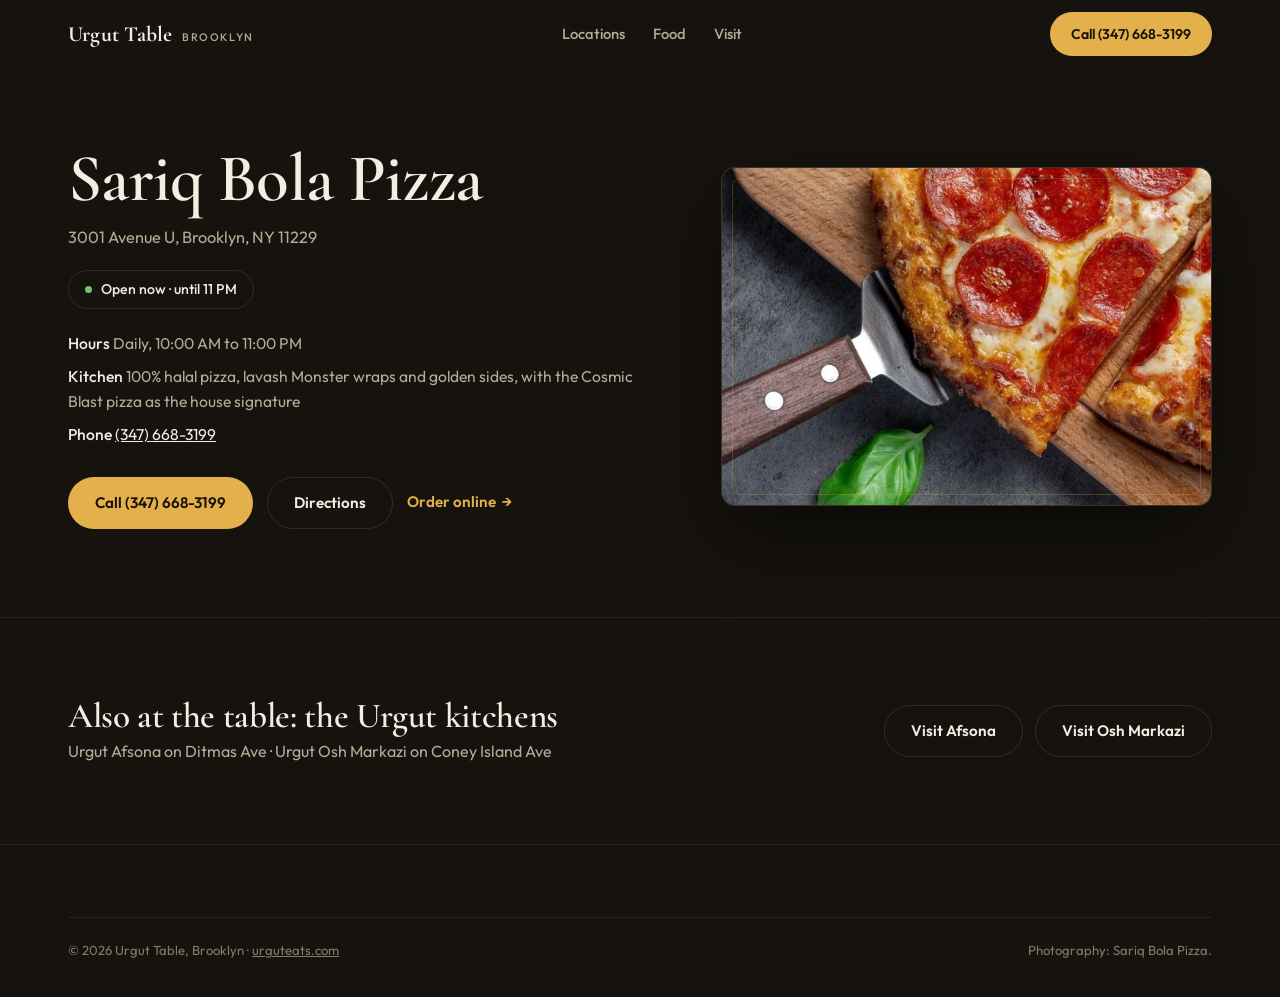
<file: locations/sariq-bola/index.html>
<!doctype html>
<html lang="en">
  <head>
    <meta charset="UTF-8" />
    <meta name="viewport" content="width=device-width, initial-scale=1, viewport-fit=cover" />
    <meta name="theme-color" content="#16130f" />
    <title>Sariq Bola Pizza | URGUT TABLE Brooklyn</title>
    <meta name="description" content="Sariq Bola Pizza at 3001 Avenue U, Brooklyn. 100% halal pizza, Monster wraps and sides, daily 10 AM to 11 PM. Call, get directions or order online." />
    <meta name="robots" content="index, follow" />
    <meta property="og:type" content="website" />
    <meta property="og:title" content="Sariq Bola Pizza | URGUT TABLE Brooklyn" />
    <meta property="og:description" content="100% halal pizza, Monster wraps and sides at 3001 Avenue U, Brooklyn. Daily 10 AM to 11 PM." />
    <meta property="og:url" content="https://urguteats.com/locations/sariq-bola/" />
    <meta property="og:image" content="https://urguteats.com/media/sariq-pizza-1000.webp" />
    <meta name="twitter:card" content="summary_large_image" />
    <link rel="canonical" href="https://urguteats.com/locations/sariq-bola/" />
    <link rel="icon" href="/favicon.svg" type="image/svg+xml" />
    <link rel="preconnect" href="https://fonts.googleapis.com" />
    <link rel="preconnect" href="https://fonts.gstatic.com" crossorigin />
    <link href="https://fonts.googleapis.com/css2?family=Cormorant+Garamond:ital,wght@0,600;0,700;1,600&family=Outfit:wght@400;500;600&display=swap" rel="stylesheet" />
    <link rel="stylesheet" href="/assets/site.css" />
    <script src="https://inkindscript.com/inkind.js" async></script>
    <script type="application/ld+json">
    {
      "@context": "https://schema.org",
      "@type": "Restaurant",
      "name": "Sariq Bola Pizza",
      "servesCuisine": "Pizza",
      "telephone": "+1-347-668-3199",
      "url": "https://urguteats.com/locations/sariq-bola/",
      "sameAs": ["https://sariqbolapizza.com/en-US/"],
      "address": {
        "@type": "PostalAddress",
        "streetAddress": "3001 Avenue U",
        "addressLocality": "Brooklyn",
        "addressRegion": "NY",
        "postalCode": "11229",
        "addressCountry": "US"
      },
      "openingHoursSpecification": [{
        "@type": "OpeningHoursSpecification",
        "dayOfWeek": ["Monday","Tuesday","Wednesday","Thursday","Friday","Saturday","Sunday"],
        "opens": "10:00",
        "closes": "23:00"
      }]
    }
    </script>
  </head>
  <body>
    <header class="site-head">
      <div class="shell site-head__row">
        <a class="brand" href="/">Urgut Table <small>Brooklyn</small></a>
        <nav aria-label="Site">
          <a href="/#locations">Locations</a>
          <a href="/#food">Food</a>
          <a href="/#visit">Visit</a>
        </nav>
        <a class="btn btn--gold btn--small" href="tel:+13476683199">Call (347) 668-3199</a>
      </div>
    </header>

    <main>
      <section class="loc-hero">
        <div class="shell loc-hero__grid">
          <div data-hero-copy>
            <h1>Sariq Bola Pizza</h1>
            <p class="loc-hero__street">3001 Avenue U, Brooklyn, NY 11229</p>
            <p class="status" data-open="600" data-close="1380" data-until="11 PM" data-from="10 AM"><i aria-hidden="true"></i><span>Daily · 10 AM to 11 PM</span></p>
            <div class="loc-hero__facts">
              <p><strong>Hours</strong> Daily, 10:00 AM to 11:00 PM</p>
              <p><strong>Kitchen</strong> 100% halal pizza, lavash Monster wraps and golden sides, with the Cosmic Blast pizza as the house signature</p>
              <p><strong>Phone</strong> <a href="tel:+13476683199">(347) 668-3199</a></p>
            </div>
            <div class="loc-row__actions">
              <a class="btn btn--gold" href="tel:+13476683199">Call (347) 668-3199</a>
              <a class="btn btn--line" href="https://www.google.com/maps/search/?api=1&amp;query=Sariq%20Bola%20Pizza%2C%203001%20Avenue%20U%2C%20Brooklyn%2C%20NY%2011229" target="_blank" rel="noopener">Directions</a>
              <a class="text-link" href="https://sariqbolapizza.com/en-US/" target="_blank" rel="noopener">Order online<span aria-hidden="true">&rarr;</span></a>
            </div>
          </div>
          <div class="frame" data-hero-frame>
            <video
              data-ambient
              autoplay
              muted
              loop
              playsinline
              preload="metadata"
              poster="/media/sariq-pizza-800.webp"
              width="1114" height="768"
              style="aspect-ratio: 1019 / 702;"
              aria-label="Pepperoni pizza on a wooden board, steaming, filmed from a photograph by Sariq Bola Pizza">
              <source src="/media/loop-pizza.mp4" type="video/mp4" />
            </video>
          </div>
        </div>
      </section>

      <section class="crossband">
        <div class="shell crossband__row" data-reveal>
          <div>
            <h2>Also at the table: the Urgut kitchens</h2>
            <p>Urgut Afsona on Ditmas Ave · Urgut Osh Markazi on Coney Island Ave</p>
          </div>
          <div style="display: flex; flex-wrap: wrap; gap: 12px;">
            <a class="btn btn--line" href="/locations/afsona/">Visit Afsona</a>
            <a class="btn btn--line" href="/locations/osh-markazi/">Visit Osh Markazi</a>
          </div>
        </div>
      </section>
    </main>

    <footer class="site-foot">
      <div class="shell">
        <div class="site-foot__meta">
          <p>&copy; 2026 Urgut Table, Brooklyn · <a href="/" style="color: inherit;">urguteats.com</a></p>
          <p>Photography: Sariq Bola Pizza.</p>
        </div>
      </div>
    </footer>

    <script src="/assets/vendor/gsap.min.js" defer></script>
    <script src="/assets/vendor/ScrollTrigger.min.js" defer></script>
    <script src="/assets/site.js" defer></script>
  </body>
</html>
</file>
<file: assets/site.css>
/* URGUT TABLE · urguteats.com
   Dark heritage-photographic language. One accent: saffron gold (both restaurant
   marks are gold). Shape rule: surfaces and images 14px, interactive pills. */

:root {
  --ink: #16130f;
  --ink-2: #1d1915;
  --ink-3: #241f18;
  --line: rgba(227, 176, 75, 0.16);
  --line-soft: rgba(243, 237, 226, 0.08);
  --text: #f3ede2;
  --text-dim: #b6ab96;
  --gold: #e3b04b;
  --gold-deep: #8a6a2d;
  --radius: 14px;
  --shell: 1240px;
  --font-display: "Cormorant Garamond", "Times New Roman", serif;
  --font-body: "Outfit", "Avenir Next", "Helvetica Neue", sans-serif;
  --ease-out: cubic-bezier(0.16, 1, 0.3, 1);
}

* { margin: 0; padding: 0; box-sizing: border-box; }

html { scroll-behavior: smooth; }
@media (prefers-reduced-motion: reduce) { html { scroll-behavior: auto; } }

body {
  background: var(--ink);
  color: var(--text);
  font-family: var(--font-body);
  font-size: 1rem;
  line-height: 1.6;
  -webkit-font-smoothing: antialiased;
  overflow-x: clip;
}

img, video { display: block; max-width: 100%; }

a { color: inherit; }

.shell { max-width: var(--shell); margin-inline: auto; padding-inline: clamp(20px, 4vw, 48px); }

h1, h2, h3 {
  font-family: var(--font-display);
  font-weight: 600;
  line-height: 1.04;
  letter-spacing: -0.01em;
  text-wrap: balance;
}

::selection { background: rgba(227, 176, 75, 0.28); }

:focus-visible {
  outline: 2px solid var(--gold);
  outline-offset: 3px;
  border-radius: 4px;
}

/* ---------- header ---------- */

.site-head {
  position: fixed;
  inset: 0 0 auto 0;
  z-index: 40;
  transition: background 0.35s var(--ease-out), border-color 0.35s var(--ease-out);
  border-bottom: 1px solid transparent;
}
.site-head.scrolled {
  background: rgba(22, 19, 15, 0.82);
  -webkit-backdrop-filter: blur(14px);
  backdrop-filter: blur(14px);
  border-bottom-color: var(--line-soft);
}
.site-head__row {
  display: flex;
  align-items: center;
  justify-content: space-between;
  gap: 24px;
  height: 68px;
}
.brand {
  font-family: var(--font-display);
  font-size: 1.35rem;
  font-weight: 700;
  text-decoration: none;
  letter-spacing: 0.01em;
  display: flex;
  align-items: baseline;
  gap: 10px;
  white-space: nowrap;
}
.brand small {
  font-family: var(--font-body);
  font-size: 0.68rem;
  font-weight: 500;
  letter-spacing: 0.14em;
  text-transform: uppercase;
  color: var(--text-dim);
}
.site-head nav {
  display: flex;
  gap: 28px;
  font-size: 0.92rem;
  font-weight: 500;
}
.site-head nav a {
  text-decoration: none;
  color: var(--text-dim);
  transition: color 0.2s;
}
.site-head nav a:hover { color: var(--text); }

/* ---------- buttons ---------- */

.btn {
  display: inline-flex;
  align-items: center;
  justify-content: center;
  gap: 8px;
  white-space: nowrap;
  border-radius: 999px;
  padding: 13px 26px;
  font-family: var(--font-body);
  font-size: 0.95rem;
  font-weight: 600;
  text-decoration: none;
  cursor: pointer;
  border: 1px solid transparent;
  transition: transform 0.18s var(--ease-out), background 0.2s, border-color 0.2s, color 0.2s;
}
.btn:active { transform: scale(0.97); }
.btn--gold { background: var(--gold); color: #191307; }
.btn--gold:hover { background: #edc06a; }
.btn--line { border-color: var(--line); color: var(--text); background: transparent; }
.btn--line:hover { border-color: var(--gold); color: var(--gold); }
.btn--small { padding: 10px 20px; font-size: 0.88rem; }
.btn svg { flex: none; }

.text-link {
  display: inline-flex;
  align-items: center;
  gap: 6px;
  color: var(--gold);
  font-weight: 600;
  font-size: 0.95rem;
  text-decoration: none;
  border-bottom: 1px solid transparent;
  transition: border-color 0.2s;
}
.text-link:hover { border-bottom-color: var(--gold); }

/* ---------- hero ---------- */

.hero {
  min-height: 100dvh;
  display: grid;
  align-items: center;
  padding-top: 92px;
  padding-bottom: 48px;
}
.hero__grid {
  display: grid;
  grid-template-columns: minmax(0, 6fr) minmax(0, 5fr);
  gap: clamp(32px, 5vw, 72px);
  align-items: center;
}
.hero h1 {
  font-size: clamp(2.6rem, 6vw, 4.6rem);
  margin-bottom: 22px;
}
.hero h1 em { font-style: italic; color: var(--gold); }
.hero__sub {
  color: var(--text-dim);
  max-width: 46ch;
  margin-bottom: 34px;
  font-size: 1.06rem;
}
.hero__cta { display: flex; flex-wrap: wrap; gap: 14px; }

.frame {
  position: relative;
  border-radius: var(--radius);
  overflow: hidden;
  border: 1px solid var(--line);
  background: var(--ink-2);
  box-shadow: 0 30px 80px rgba(0, 0, 0, 0.45);
}
.frame::after {
  content: "";
  position: absolute;
  inset: 10px;
  border: 1px solid rgba(227, 176, 75, 0.22);
  border-radius: calc(var(--radius) - 6px);
  pointer-events: none;
}
.frame img, .frame video {
  width: 100%;
  height: 100%;
  object-fit: cover;
  aspect-ratio: 1 / 1;
}
.hero .frame { max-width: 560px; justify-self: end; width: 100%; }

/* ---------- section scaffolding ---------- */

.section { padding-block: clamp(72px, 10vw, 128px); }
.section__head { max-width: 640px; margin-bottom: clamp(36px, 5vw, 64px); }
.section__head h2 { font-size: clamp(2rem, 4.4vw, 3.2rem); margin-bottom: 14px; }
.section__head p { color: var(--text-dim); }

/* ---------- locations ---------- */

.loc-row {
  display: grid;
  grid-template-columns: minmax(0, 5fr) minmax(0, 7fr);
  gap: clamp(24px, 4vw, 56px);
  align-items: center;
  padding-block: clamp(36px, 5vw, 56px);
}
.loc-row + .loc-row { border-top: 1px solid var(--line-soft); }
.loc-row--flip { grid-template-columns: minmax(0, 7fr) minmax(0, 5fr); }
.loc-row--flip .loc-row__media { order: 2; }
.loc-row__media .frame img, .loc-row__media .frame video { aspect-ratio: 4 / 3; }
.loc-row__media .frame--mark {
  display: grid;
  place-items: center;
  aspect-ratio: 4 / 3;
  background:
    radial-gradient(120% 90% at 50% 0%, rgba(227, 176, 75, 0.1), transparent 60%),
    var(--ink-2);
}
.loc-row__media .frame--mark img {
  width: min(58%, 260px);
  height: auto;
  aspect-ratio: auto;
  object-fit: contain;
  border-radius: 12px;
  filter: drop-shadow(0 18px 40px rgba(0, 0, 0, 0.5));
}
.loc-row h3 {
  font-size: clamp(1.9rem, 3.4vw, 2.7rem);
  margin-bottom: 6px;
}
.loc-row__street {
  color: var(--text-dim);
  font-size: 0.98rem;
  margin-bottom: 18px;
}
.status {
  display: inline-flex;
  align-items: center;
  gap: 9px;
  font-size: 0.88rem;
  font-weight: 500;
  border: 1px solid var(--line-soft);
  border-radius: 999px;
  padding: 7px 16px;
  margin-bottom: 22px;
  color: var(--text-dim);
}
.status i {
  width: 7px;
  height: 7px;
  border-radius: 50%;
  background: #7f7668;
}
.status.open { color: var(--text); border-color: var(--line); }
.status.open i { background: #79c06b; }
.loc-row__facts {
  display: grid;
  gap: 6px;
  margin-bottom: 26px;
  color: var(--text-dim);
  font-size: 0.95rem;
}
.loc-row__facts strong { color: var(--text); font-weight: 500; }
.loc-row__actions { display: flex; flex-wrap: wrap; align-items: center; gap: 14px; }

/* ---------- food bento ---------- */

.bento {
  display: grid;
  grid-template-columns: repeat(12, 1fr);
  gap: clamp(12px, 1.6vw, 20px);
}
.bento__cell {
  border-radius: var(--radius);
  overflow: hidden;
  border: 1px solid var(--line-soft);
  background: var(--ink-2);
  display: flex;
  flex-direction: column;
}
.bento__cell figure { flex: 1; overflow: hidden; margin: 0; }
.bento__cell img, .bento__cell video {
  width: 100%;
  height: 100%;
  object-fit: cover;
  transition: transform 0.8s var(--ease-out);
}
.bento__cell:hover img, .bento__cell:hover video { transform: scale(1.035); }
.bento__cell figcaption {
  padding: 12px 16px;
  font-size: 0.85rem;
  font-weight: 500;
  letter-spacing: 0.02em;
  color: var(--text-dim);
  border-top: 1px solid var(--line-soft);
}
.bento__cell--w7 { grid-column: span 7; }
.bento__cell--w5 { grid-column: span 5; }
.bento__cell--w6 { grid-column: span 6; }
.bento__cell--w7 figure, .bento__cell--w6 figure { aspect-ratio: 3 / 2; }
.bento__cell--w5 figure { aspect-ratio: 1 / 1.04; }
.food__note {
  margin-top: 28px;
  display: flex;
  flex-wrap: wrap;
  align-items: center;
  justify-content: space-between;
  gap: 16px;
  color: var(--text-dim);
  font-size: 0.92rem;
}

/* ---------- heritage ---------- */

.heritage {
  position: relative;
  overflow: hidden;
  min-height: 72vh;
  display: grid;
  align-items: end;
}
.heritage__bg {
  position: absolute;
  inset: -18% 0;
  z-index: 0;
}
.heritage__bg img {
  width: 100%;
  height: 100%;
  object-fit: cover;
  filter: saturate(0.68) brightness(0.82);
}
.heritage::before {
  content: "";
  position: absolute;
  inset: 0;
  z-index: 1;
  background:
    radial-gradient(90% 120% at 22% 60%, rgba(22, 19, 15, 0.82) 0%, rgba(22, 19, 15, 0.45) 45%, rgba(22, 19, 15, 0.12) 75%),
    linear-gradient(180deg, var(--ink) 0%, rgba(22, 19, 15, 0.25) 30%, rgba(22, 19, 15, 0.35) 65%, var(--ink) 100%);
}
.heritage__copy {
  position: relative;
  z-index: 2;
  padding-block: clamp(80px, 12vw, 150px);
  max-width: 620px;
}
.heritage__copy p { text-shadow: 0 1px 18px rgba(0, 0, 0, 0.65); }
.heritage__copy h2 { text-shadow: 0 2px 24px rgba(0, 0, 0, 0.6); }
.heritage__copy h2 { font-size: clamp(2.1rem, 4.6vw, 3.4rem); margin-bottom: 16px; }
.heritage__copy p { color: #d8cfbd; font-size: 1.05rem; text-wrap: pretty; }

/* ---------- location page ---------- */

.loc-hero { padding-top: clamp(120px, 16vh, 170px); padding-bottom: clamp(48px, 7vw, 88px); }
.loc-hero__grid {
  display: grid;
  grid-template-columns: minmax(0, 6fr) minmax(0, 5fr);
  gap: clamp(32px, 5vw, 72px);
  align-items: center;
}
.loc-hero h1 { font-size: clamp(2.5rem, 5.6vw, 4.2rem); margin-bottom: 10px; }
.loc-hero__street { color: var(--text-dim); font-size: 1.02rem; margin-bottom: 20px; }
.loc-hero__facts {
  display: grid;
  gap: 8px;
  margin-bottom: 30px;
  color: var(--text-dim);
  font-size: 0.98rem;
}
.loc-hero__facts strong { color: var(--text); font-weight: 500; }
.loc-hero__facts a { color: var(--text); }
.crossband {
  border-top: 1px solid var(--line-soft);
  padding-block: clamp(48px, 7vw, 80px);
}
.crossband__row {
  display: flex;
  flex-wrap: wrap;
  align-items: center;
  justify-content: space-between;
  gap: 18px;
}
.crossband h2 { font-size: clamp(1.6rem, 3vw, 2.2rem); }
.crossband p { color: var(--text-dim); margin-top: 4px; }

/* ---------- footer ---------- */

.site-foot { border-top: 1px solid var(--line-soft); padding-block: clamp(48px, 7vw, 72px) 36px; }
.site-foot__grid {
  display: grid;
  grid-template-columns: 1.2fr 1fr 1fr 1fr;
  gap: clamp(28px, 4vw, 56px);
  margin-bottom: 44px;
}
.site-foot h4 {
  font-family: var(--font-display);
  font-size: 1.3rem;
  font-weight: 600;
  margin-bottom: 12px;
}
.site-foot__brandline { color: var(--text-dim); font-size: 0.95rem; max-width: 30ch; }
.site-foot address {
  font-style: normal;
  color: var(--text-dim);
  font-size: 0.92rem;
  display: grid;
  gap: 5px;
}
.site-foot address a { color: var(--text-dim); text-decoration: none; transition: color 0.2s; }
.site-foot address a:hover { color: var(--gold); }
.site-foot__meta {
  border-top: 1px solid var(--line-soft);
  padding-top: 22px;
  display: flex;
  flex-wrap: wrap;
  justify-content: space-between;
  gap: 10px;
  color: #857b68;
  font-size: 0.82rem;
}

/* ---------- reveal defaults (JS enhances) ---------- */

[data-reveal] { will-change: transform, opacity; }

/* ---------- responsive ---------- */

@media (max-width: 960px) {
  .site-head nav { display: none; }
  .hero__grid, .loc-hero__grid { grid-template-columns: 1fr; }
  .hero .frame { justify-self: stretch; max-width: none; }
  .hero { padding-top: 108px; }
  .loc-row, .loc-row--flip { grid-template-columns: 1fr; }
  .loc-row--flip .loc-row__media { order: 0; }
  .site-foot__grid { grid-template-columns: 1fr; }
}

@media (max-width: 720px) {
  .bento { grid-template-columns: 1fr 1fr; }
  .bento__cell--w7, .bento__cell--w5 { grid-column: span 2; }
  .bento__cell--w5 figure { aspect-ratio: 4 / 3; }
  .bento__cell--w6 { grid-column: span 1; }
  .bento__cell--w6 figure { aspect-ratio: 1 / 1.1; }
  .hero__cta .btn { flex: 1 1 auto; }
}

@media (prefers-reduced-motion: reduce) {
  .bento__cell img, .bento__cell video { transition: none; }
  .btn { transition: none; }
}

/* ---------- Sariq Bola monogram ---------- */

.frame--sb svg {
  width: min(58%, 260px);
  height: auto;
  filter: drop-shadow(0 18px 40px rgba(0, 0, 0, 0.5));
}
</file>
